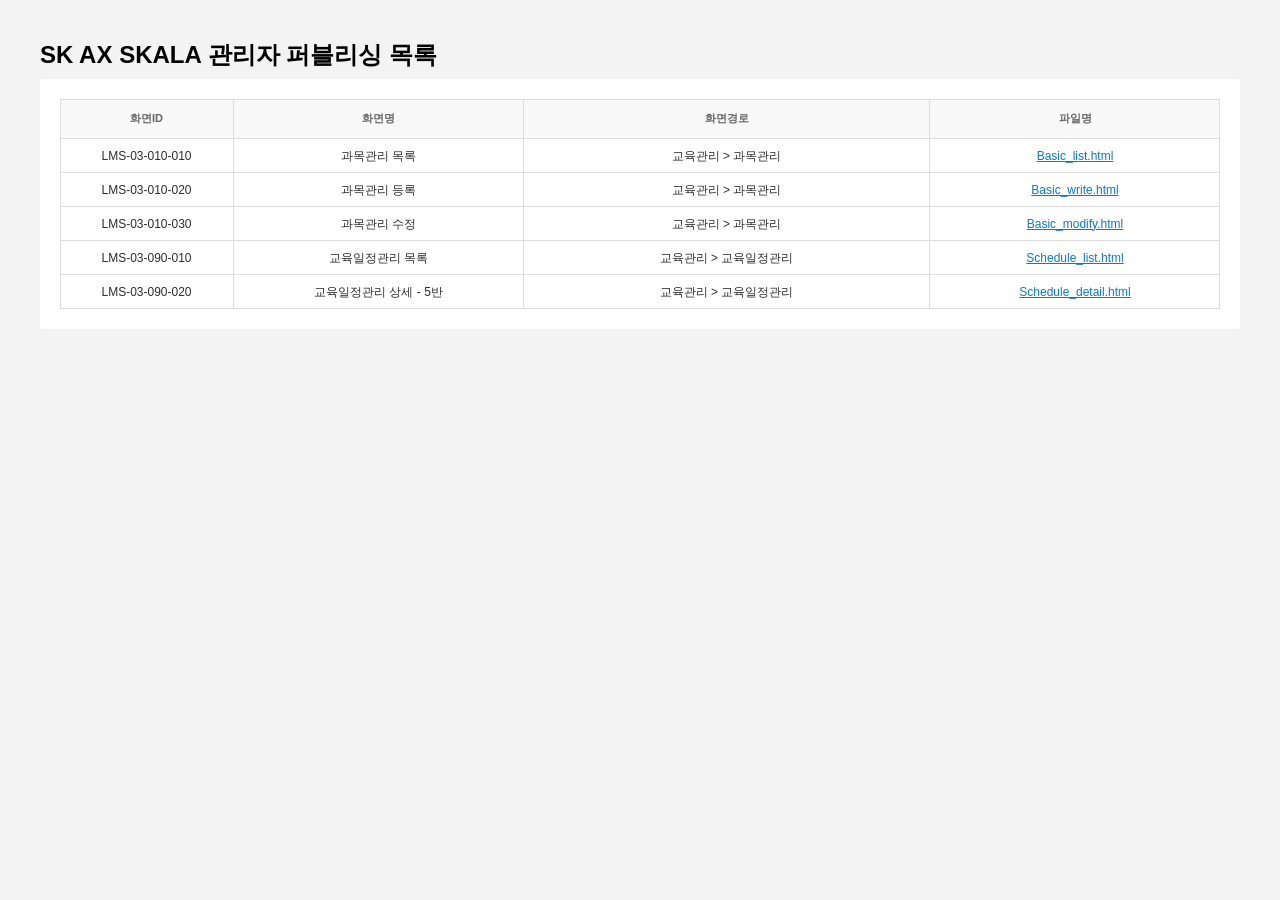
<file: index.html>
<!doctype html>
<html lang="ko">
<head>
  <meta charset="utf-8"><meta name="viewport" content="width=device-width, initial-scale=1">
  <title>SK AX SKALA 관리자 퍼블리싱 목록</title>
  <link rel="stylesheet" href="css/reset.css"><link rel="stylesheet" href="css/style.css">
  <style>
    .index-page { min-width:1280px; padding:40px; background:#f3f3f3; }
    .index-page h1 { color:var(--black); font-size:24px; font-weight:600; line-height:29px; }
    .index-panel { margin-top:10px; padding:20px; border-radius:4px; background:#fff; }
    .index-panel table td a { color:var(--blue); text-decoration:underline; }
    .index-panel table td a:hover { font-weight:600; }
  </style>
</head>
<body class="index-page">
  <h1>SK AX SKALA 관리자 퍼블리싱 목록</h1>
  <section class="index-panel">
    <div class="table-wrap">
      <table>
        <caption class="sr-only">퍼블리싱 화면 목록</caption>
        <colgroup><col style="width:15%"><col style="width:25%"><col style="width:35%"><col style="width:25%"></colgroup>
        <thead><tr><th>화면ID</th><th>화면명</th><th>화면경로</th><th>파일명</th></tr></thead>
        <tbody>
          <tr><td>LMS-03-010-010</td><td>과목관리 목록</td><td>교육관리 &gt; 과목관리</td><td><a href="Basic_list.html">Basic_list.html</a></td></tr>
          <tr><td>LMS-03-010-020</td><td>과목관리 등록</td><td>교육관리 &gt; 과목관리</td><td><a href="Basic_write.html">Basic_write.html</a></td></tr>
          <tr><td>LMS-03-010-030</td><td>과목관리 수정</td><td>교육관리 &gt; 과목관리</td><td><a href="Basic_modify.html">Basic_modify.html</a></td></tr>
          <tr><td>LMS-03-090-010</td><td>교육일정관리 목록</td><td>교육관리 &gt; 교육일정관리</td><td><a href="Schedule_list.html">Schedule_list.html</a></td></tr>
          <tr><td>LMS-03-090-020</td><td>교육일정관리 상세 - 5반</td><td>교육관리 &gt; 교육일정관리</td><td><a href="Schedule_detail.html">Schedule_detail.html</a></td></tr>
        </tbody>
      </table>
    </div>
  </section>
</body>
</html>
</file>
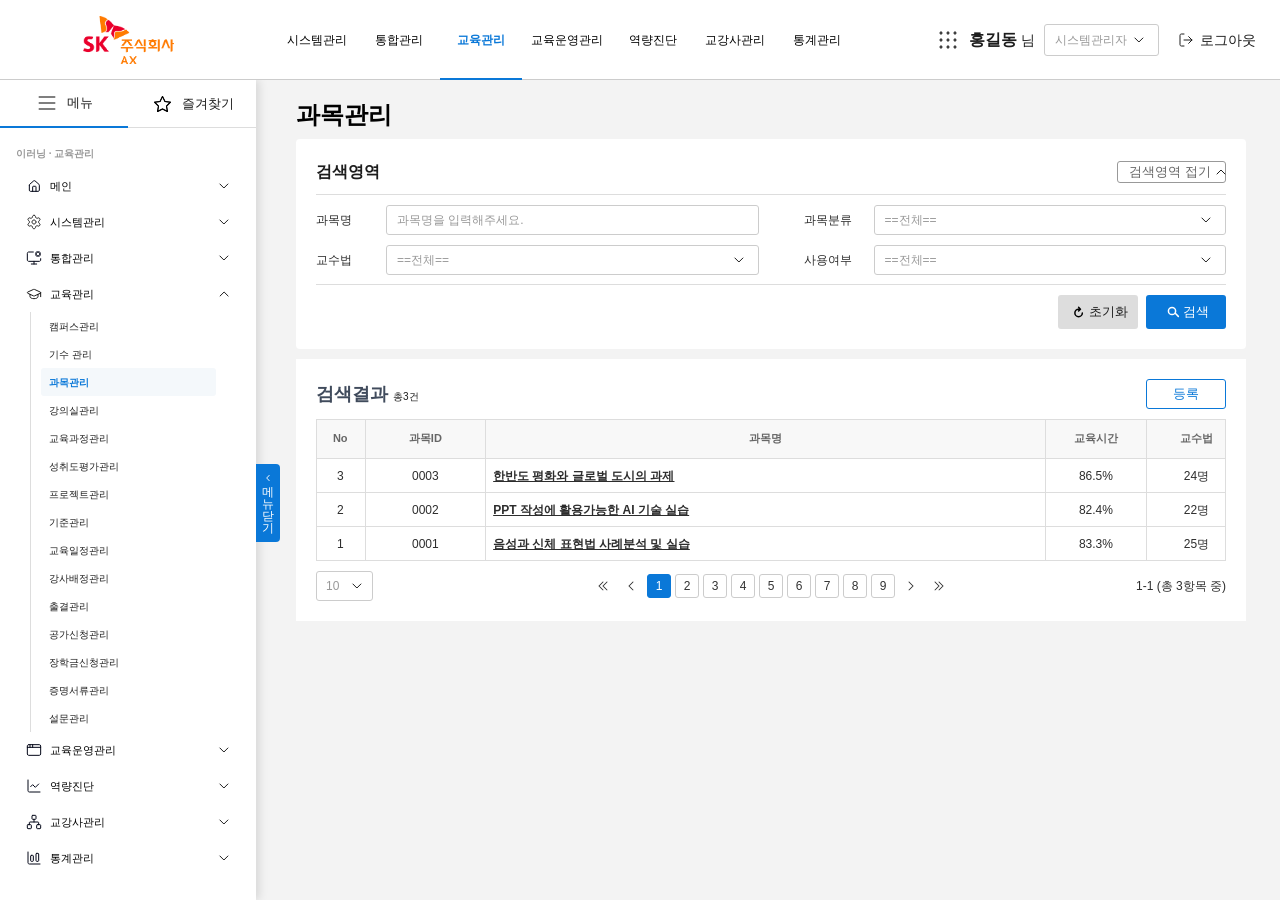
<file: Basic_list.html>
<!doctype html>
<html lang="ko">
<head>
  <meta charset="utf-8"><meta name="viewport" content="width=device-width, initial-scale=1">
  <title>SKALA 관리자 | 과목관리</title>
  <link rel="stylesheet" href="css/reset.css"><link rel="stylesheet" href="css/style.css"><script src="js/common.js" defer></script><script src="js/include.js" defer></script>
</head>
<body data-gnb="교육관리" data-lnb-menu="교육관리" data-lnb="과목관리">
<svg class="svg-sprite" aria-hidden="true"><defs>
  <symbol id="menu" viewBox="0 0 24 24"><path d="M4 6h16M4 12h16M4 18h16"/></symbol>
  <symbol id="star" viewBox="0 0 24 24"><path d="m12 3 2.8 5.7 6.2.9-4.5 4.4 1.1 6.2-5.6-2.9-5.6 2.9 1.1-6.2L3 9.6l6.2-.9L12 3Z"/></symbol>
  <symbol id="star-fill" viewBox="0 0 24 24"><path d="m12 3 2.8 5.7 6.2.9-4.5 4.4 1.1 6.2-5.6-2.9-5.6 2.9 1.1-6.2L3 9.6l6.2-.9L12 3Z"/></symbol>
  <symbol id="close" viewBox="0 0 24 24"><path d="m7 7 10 10M17 7 7 17"/></symbol>
  <symbol id="home" viewBox="0 0 24 24"><path d="m4 10 8-7 8 7v10h-6v-6h-4v6H4V10Z"/></symbol>
  <symbol id="settings" viewBox="0 0 24 24"><circle cx="12" cy="12" r="3"/><path d="M19 13.5 21 15l-2 3.5-2.4-1a8 8 0 0 1-2.6 1.5L13.6 22H10l-.5-3a8 8 0 0 1-2.3-1.4l-2.5.9-2-3.5L5 13.5a8 8 0 0 1 0-3L2.7 9l2-3.5 2.5.9A8 8 0 0 1 9.5 5l.5-3h3.6l.5 3a8 8 0 0 1 2.5 1.5l2.4-1L21 9l-2 1.5a8 8 0 0 1 0 3Z"/></symbol>
  <symbol id="monitor" viewBox="0 0 24 24"><rect x="3" y="4" width="18" height="13" rx="1"/><path d="M8 21h8M12 17v4"/></symbol>
  <symbol id="graduate" viewBox="0 0 24 24"><path d="m2 9 10-5 10 5-10 5L2 9Z"/><path d="M6 11.5V16c3 3 9 3 12 0v-4.5M22 9v6"/></symbol>
  <symbol id="calendar" viewBox="0 0 24 24"><rect x="3" y="5" width="18" height="16" rx="1"/><path d="M7 3v4M17 3v4M3 9h18"/></symbol>
  <symbol id="trend" viewBox="0 0 24 24"><path d="M4 20V4M4 20h17M7 15l4-4 3 3 6-7"/></symbol>
  <symbol id="org" viewBox="0 0 24 24"><rect x="9" y="3" width="6" height="5" rx="1"/><rect x="2" y="16" width="6" height="5" rx="1"/><rect x="16" y="16" width="6" height="5" rx="1"/><path d="M12 8v4M5 16v-4h14v4"/></symbol>
  <symbol id="chart" viewBox="0 0 24 24"><path d="M4 4v16h17"/><rect x="7" y="12" width="3" height="5"/><rect x="13" y="8" width="3" height="9"/><rect x="19" y="5" width="2" height="12"/></symbol>
  <symbol id="grid" viewBox="0 0 24 24"><circle cx="5" cy="5" r="1"/><circle cx="12" cy="5" r="1"/><circle cx="19" cy="5" r="1"/><circle cx="5" cy="12" r="1"/><circle cx="12" cy="12" r="1"/><circle cx="19" cy="12" r="1"/><circle cx="5" cy="19" r="1"/><circle cx="12" cy="19" r="1"/><circle cx="19" cy="19" r="1"/></symbol>
  <symbol id="logout" viewBox="0 0 24 24"><path d="M10 5H4v14h6M14 8l4 4-4 4M8 12h10"/></symbol>
  <symbol id="search" viewBox="0 0 24 24"><circle cx="10.5" cy="10.5" r="6"/><path d="m15 15 5 5"/></symbol>
  <symbol id="reset" viewBox="0 0 24 24"><path d="M5 8V3M5 3h5M5 3l3.2 3.2A8 8 0 1 1 4 13"/></symbol>
  <symbol id="chevron" viewBox="0 0 24 24"><path d="m6 9 6 6 6-6"/></symbol>
  <symbol id="chevron-up" viewBox="0 0 24 24"><path d="m6 15 6-6 6 6"/></symbol>
</defs></svg>
<div class="admin-page">
  <!-- GNB 영역 (include/header.html) -->
  <div data-include="include/header.html"></div>
  <!-- LNB 슬라이드 영역 (include/sidebar.html) -->
  <div data-include="include/sidebar.html"></div>
  <!-- 컨텐츠 영역 -->
  <main class="content">
    <h1>과목관리</h1>
    <section class="search-panel">
      <div class="section-heading"><h2>검색영역</h2><button type="button" class="fold-button"><span class="fold-label">검색영역 접기</span><img src="images/icons/chevron-up.svg" alt=""></button></div>
      <div class="search-fields"><div class="field-row"><label for="courseName">과목명</label><input id="courseName" type="text" placeholder="과목명을 입력해주세요."></div><div class="field-row field-row--right"><label for="courseCategory">과목분류</label><select id="courseCategory"><option>==전체==</option></select></div><div class="field-row"><label for="method">교수법</label><select id="method"><option>==전체==</option></select></div><div class="field-row field-row--right"><label for="useYn">사용여부</label><select id="useYn"><option>==전체==</option><option>Y</option><option>N</option></select></div></div>
      <div class="search-actions"><button type="reset" class="btn btn--gray"><img src="images/icons/reset.svg" alt="">초기화</button><button type="button" class="btn btn--primary"><img src="images/icons/search.svg" alt="">검색</button></div>
    </section>
    <section class="result-panel">
      <div class="result-top"><h2>검색결과 <span>총3건</span></h2><button type="button" class="btn btn--outline">등록</button></div>
      <div class="table-wrap"><div class="table-scroll"><table class="table--basic"><caption class="sr-only">과목관리 검색결과</caption><colgroup><col><col><col><col><col><col><col><col><col><col></colgroup><thead><tr><th>No</th><th>과목ID</th><th>과목명</th><th>교육시간</th><th>교수법</th><th>등록자</th><th>등록일</th><th>최종수정자</th><th>최종수정일</th><th>사용여부</th></tr></thead><tbody>
        <tr><td>3</td><td>0003</td><td class="subject">한반도 평화와 글로벌 도시의 과제</td><td>86.5%</td><td>24명</td><td>2명</td><td>0000-00-00</td><td>홍길동</td><td>0000-00-00</td><td>Y</td></tr>
        <tr><td>2</td><td>0002</td><td class="subject">PPT 작성에 활용가능한 AI 기술 실습</td><td>82.4%</td><td>22명</td><td>1명</td><td>0000-00-00</td><td>홍길동</td><td>0000-00-00</td><td>N</td></tr>
        <tr><td>1</td><td>0001</td><td class="subject">음성과 신체 표현법 사례분석 및 실습</td><td>83.3%</td><td>25명</td><td>1명</td><td>0000-00-00</td><td>홍길동</td><td>0000-00-00</td><td>Y</td></tr>
      </tbody></table></div></div>
      <div class="table-bottom"><select aria-label="페이지당 항목 수"><option>10</option></select><nav class="pagination" aria-label="페이지 이동"><button aria-label="처음 페이지"><img src="images/icons/page-first.svg" alt=""></button><button aria-label="이전 페이지"><img src="images/icons/page-prev.svg" alt=""></button><button class="is-active">1</button><button>2</button><button>3</button><button>4</button><button>5</button><button>6</button><button>7</button><button>8</button><button>9</button><button aria-label="다음 페이지"><img src="images/icons/page-next.svg" alt=""></button><button aria-label="마지막 페이지"><img src="images/icons/page-last.svg" alt=""></button></nav><span>1-1 (총 3항목 중)</span></div>
    </section>
  </main>
</div>
<!-- 전체메뉴 레이어팝업 영역 (include/all-menu.html) -->
<div data-include="include/all-menu.html"></div>
</body></html>
</file>
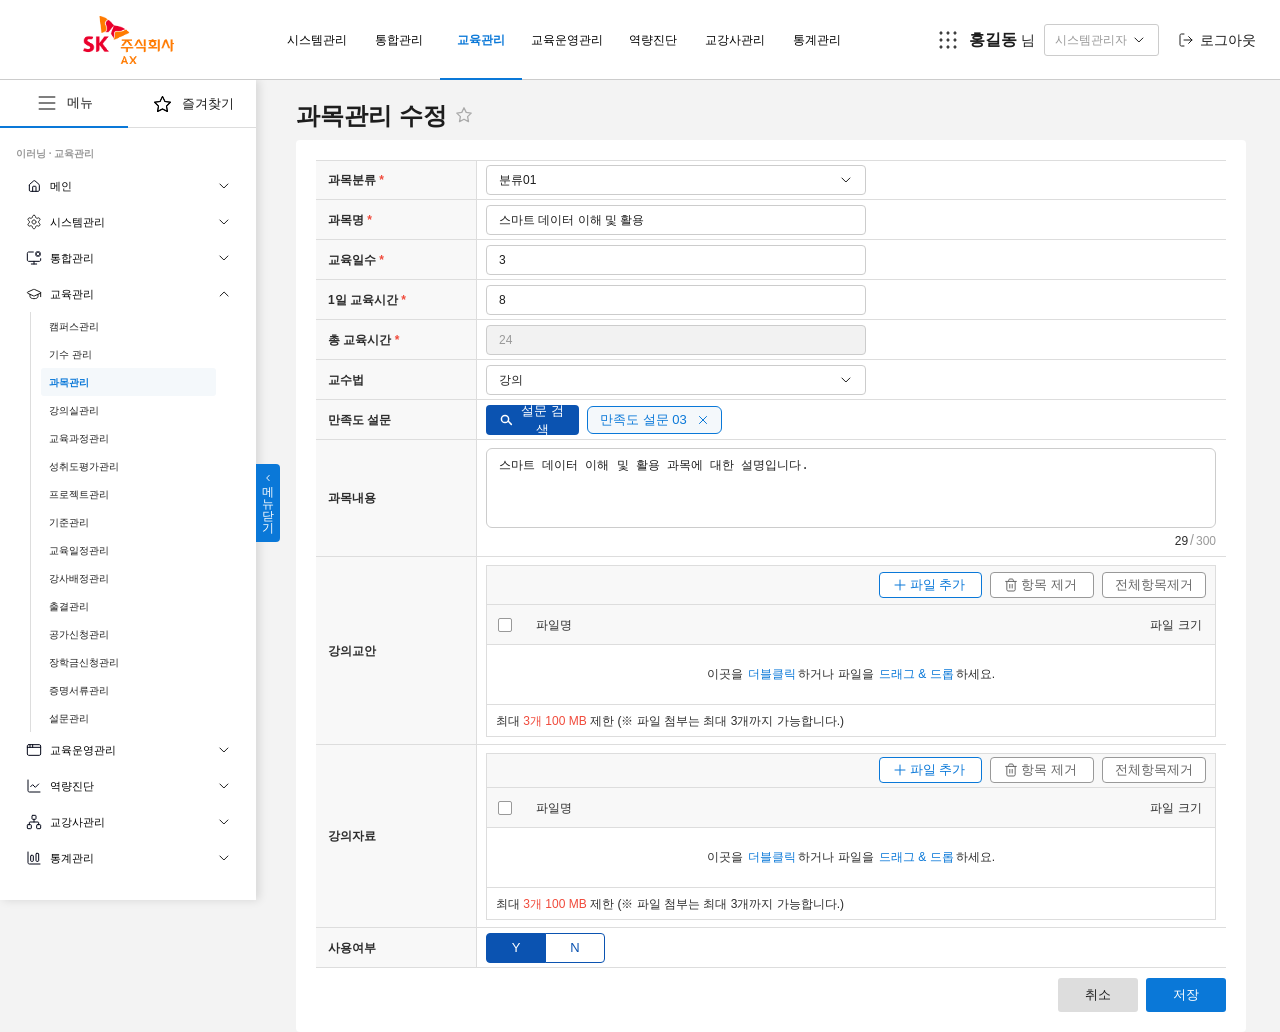
<file: Basic_modify.html>
<!doctype html>
<html lang="ko">
<head>
  <meta charset="utf-8"><meta name="viewport" content="width=device-width, initial-scale=1">
  <title>SKALA 관리자 | 과목관리 수정</title>
  <link rel="stylesheet" href="css/reset.css"><link rel="stylesheet" href="css/style.css"><script src="js/common.js" defer></script><script src="js/include.js" defer></script><script src="js/write.js" defer></script>
</head>
<body data-gnb="교육관리" data-lnb-menu="교육관리" data-lnb="과목관리">
<div class="admin-page">
  <!-- GNB 영역 (include/header.html) -->
  <div data-include="include/header.html"></div>
  <!-- LNB 슬라이드 영역 (include/sidebar.html) -->
  <div data-include="include/sidebar.html"></div>
  <!-- 컨텐츠 영역 -->
  <main class="content">
    <div class="page-title"><h1>과목관리 수정</h1><button type="button" class="bookmark-toggle" aria-label="즐겨찾기 추가"><img src="images/icons/star-title.svg" alt=""></button></div>
    <section class="write-panel">
      <div class="table-wrap write-table">
        <table>
          <caption class="sr-only">과목관리 수정</caption>
          <colgroup><col style="width:160px"><col></colgroup>
          <tbody>
          <tr class="row-r"><th scope="row">과목분류 <span class="req">*</span></th><td><select class="ctl is-selected" id="courseCategory"><option>분류01</option></select></td></tr>
          <tr class="row-r"><th scope="row">과목명 <span class="req">*</span></th><td><input class="ctl" id="courseName" type="text" placeholder="과목명을 입력해주세요." value="스마트 데이터 이해 및 활용"></td></tr>
          <tr class="row-r"><th scope="row">교육일수 <span class="req">*</span></th><td><input class="ctl" id="eduDays" type="text" inputmode="numeric" placeholder="교육일을 입력해주세요." value="3"></td></tr>
          <tr class="row-r"><th scope="row">1일 교육시간 <span class="req">*</span></th><td><input class="ctl" id="dayHours" type="text" inputmode="numeric" placeholder="1일 교육시간을 입력해주세요." value="8"></td></tr>
          <tr class="row-r"><th scope="row">총 교육시간 <span class="req">*</span></th><td><input class="ctl" id="totalHours" type="text" disabled placeholder="교육일수 X 1일 교육시간으로 자동 계산됩니다." value="24"></td></tr>
          <tr class="row-r"><th scope="row">교수법</th><td><select class="ctl is-selected" id="method"><option>강의</option></select></td></tr>
          <tr class="row-r"><th scope="row">만족도 설문</th><td><div class="survey-field"><button type="button" class="btn-survey"><img src="images/icons/search.svg" alt="">설문 검색</button><span class="badge"><span>만족도 설문 03</span><button type="button" class="badge__remove" aria-label="만족도 설문 03 삭제"><img src="images/icons/badge-close.svg" alt=""></button></span></div></td></tr>
          <tr class="row-tall"><th scope="row">과목내용</th><td><div class="textarea-box"><textarea id="courseDesc" maxlength="300" placeholder="과목내용을 입력해주세요.">스마트 데이터 이해 및 활용 과목에 대한 설명입니다.</textarea><p class="counter"><span id="descCount">0</span><i>/</i><span>300</span></p></div></td></tr>
          <tr class="row-file1"><th scope="row">강의교안</th><td><div class="file-box" data-max="3">
            <input class="file-input" type="file" multiple hidden>
            <div class="file-tools "><button type="button" class="btn-sm btn-sm--blue" data-file-add><img src="images/icons/icon-plus.svg" alt="">파일 추가</button><button type="button" class="btn-sm btn-sm--gray" data-file-remove><img src="images/icons/icon-trash.svg" alt="">항목 제거</button><button type="button" class="btn-sm btn-sm--gray" data-file-clear>전체항목제거</button></div>
            <div class="file-head"><label class="chk"><input type="checkbox" data-file-all aria-label="전체 선택"></label><span class="file-name">파일명</span><span class="file-size">파일 크기</span></div>
            <div class="file-list"></div>
            <div class="file-drop" tabindex="0"><p>이곳을 <em>더블클릭</em>하거나 파일을 <em>드래그 &amp; 드롭</em>하세요.</p></div>
            <div class="file-note"><span>최대 <em>3개 100 MB</em> 제한 (※ 파일 첨부는 최대 3개까지 가능합니다.)</span></div>
          </div></td></tr>
          <tr class="row-file2"><th scope="row">강의자료</th><td><div class="file-box" data-max="3">
            <input class="file-input" type="file" multiple hidden>
            <div class="file-tools is-short"><button type="button" class="btn-sm btn-sm--blue" data-file-add><img src="images/icons/icon-plus.svg" alt="">파일 추가</button><button type="button" class="btn-sm btn-sm--gray" data-file-remove><img src="images/icons/icon-trash.svg" alt="">항목 제거</button><button type="button" class="btn-sm btn-sm--gray" data-file-clear>전체항목제거</button></div>
            <div class="file-head"><label class="chk"><input type="checkbox" data-file-all aria-label="전체 선택"></label><span class="file-name">파일명</span><span class="file-size">파일 크기</span></div>
            <div class="file-list"></div>
            <div class="file-drop" tabindex="0"><p>이곳을 <em>더블클릭</em>하거나 파일을 <em>드래그 &amp; 드롭</em>하세요.</p></div>
            <div class="file-note"><span>최대 <em>3개 100 MB</em> 제한 (※ 파일 첨부는 최대 3개까지 가능합니다.)</span></div>
          </div></td></tr>
          <tr class="row-r"><th scope="row">사용여부</th><td><div class="radio-group" role="radiogroup" aria-label="사용여부"><label class="is-checked"><input type="radio" name="useYn" value="Y" checked>Y</label><label><input type="radio" name="useYn" value="N">N</label></div></td></tr>
          </tbody>
        </table>
      </div>
      <div class="write-actions"><button type="button" class="btn btn--gray">취소</button><button type="button" class="btn btn--primary">저장</button></div>
    </section>
  </main>
</div>
<!-- 전체메뉴 레이어팝업 영역 (include/all-menu.html) -->
<div data-include="include/all-menu.html"></div>
</body></html>
</file>
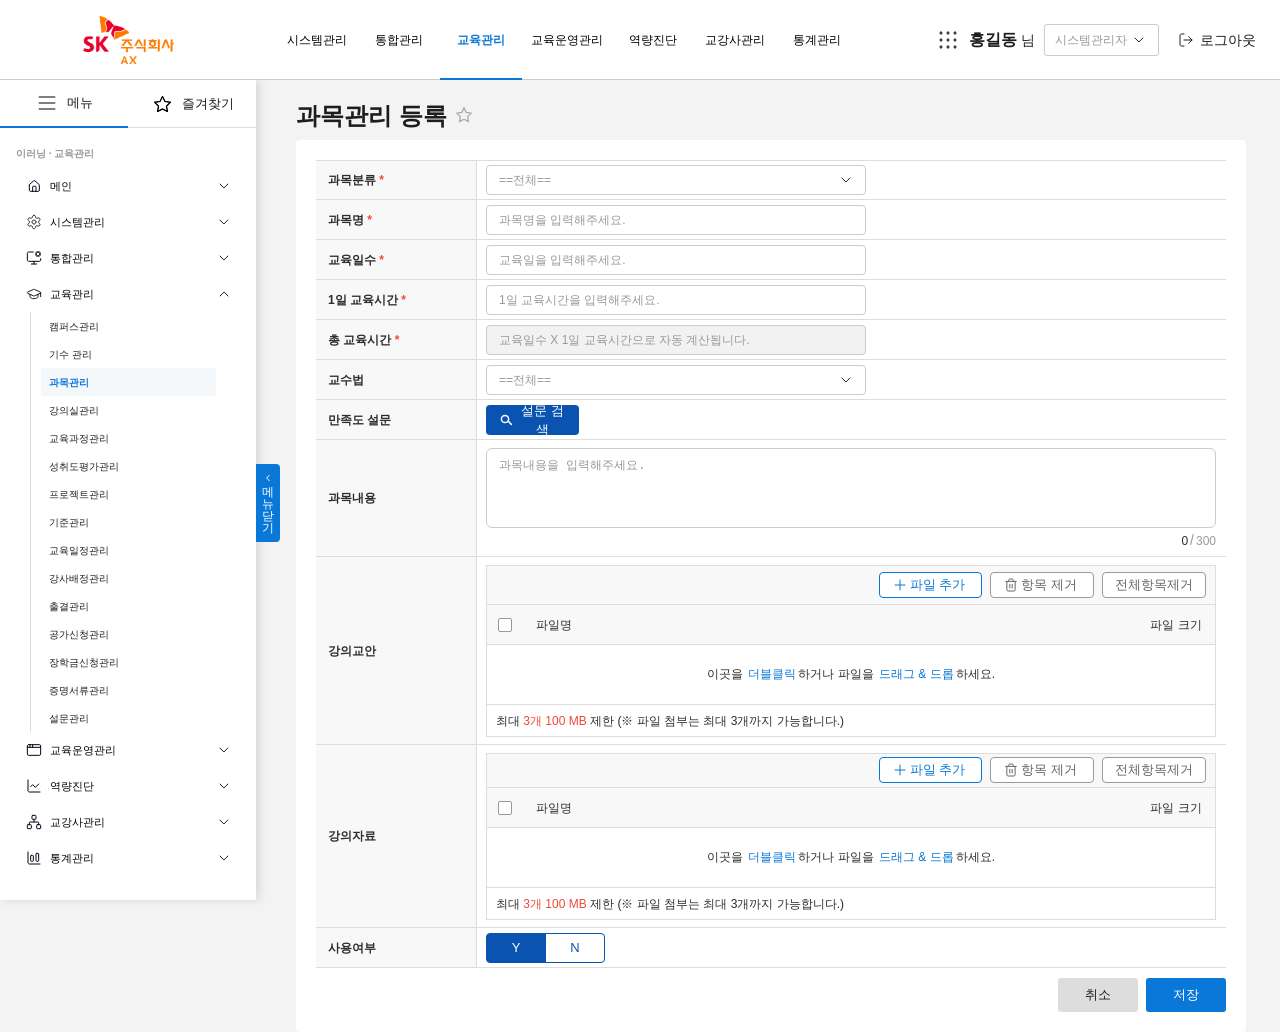
<file: Basic_write.html>
<!doctype html>
<html lang="ko">
<head>
  <meta charset="utf-8"><meta name="viewport" content="width=device-width, initial-scale=1">
  <title>SKALA 관리자 | 과목관리 등록</title>
  <link rel="stylesheet" href="css/reset.css"><link rel="stylesheet" href="css/style.css"><script src="js/common.js" defer></script><script src="js/include.js" defer></script><script src="js/write.js" defer></script>
</head>
<body data-gnb="교육관리" data-lnb-menu="교육관리" data-lnb="과목관리">
<div class="admin-page">
  <!-- GNB 영역 (include/header.html) -->
  <div data-include="include/header.html"></div>
  <!-- LNB 슬라이드 영역 (include/sidebar.html) -->
  <div data-include="include/sidebar.html"></div>
  <!-- 컨텐츠 영역 -->
  <main class="content">
    <div class="page-title"><h1>과목관리 등록</h1><button type="button" class="bookmark-toggle" aria-label="즐겨찾기 추가"><img src="images/icons/star-title.svg" alt=""></button></div>
    <section class="write-panel">
      <div class="table-wrap write-table">
        <table>
          <caption class="sr-only">과목관리 등록</caption>
          <colgroup><col style="width:160px"><col></colgroup>
          <tbody>
          <tr class="row-r"><th scope="row">과목분류 <span class="req">*</span></th><td><select class="ctl" id="courseCategory"><option>==전체==</option></select></td></tr>
          <tr class="row-r"><th scope="row">과목명 <span class="req">*</span></th><td><input class="ctl" id="courseName" type="text" placeholder="과목명을 입력해주세요."></td></tr>
          <tr class="row-r"><th scope="row">교육일수 <span class="req">*</span></th><td><input class="ctl" id="eduDays" type="text" inputmode="numeric" placeholder="교육일을 입력해주세요."></td></tr>
          <tr class="row-r"><th scope="row">1일 교육시간 <span class="req">*</span></th><td><input class="ctl" id="dayHours" type="text" inputmode="numeric" placeholder="1일 교육시간을 입력해주세요."></td></tr>
          <tr class="row-r"><th scope="row">총 교육시간 <span class="req">*</span></th><td><input class="ctl" id="totalHours" type="text" disabled placeholder="교육일수 X 1일 교육시간으로 자동 계산됩니다."></td></tr>
          <tr class="row-r"><th scope="row">교수법</th><td><select class="ctl" id="method"><option>==전체==</option></select></td></tr>
          <tr class="row-r"><th scope="row">만족도 설문</th><td><button type="button" class="btn-survey"><img src="images/icons/search.svg" alt="">설문 검색</button></td></tr>
          <tr class="row-tall"><th scope="row">과목내용</th><td><div class="textarea-box"><textarea id="courseDesc" maxlength="300" placeholder="과목내용을 입력해주세요."></textarea><p class="counter"><span id="descCount">0</span><i>/</i><span>300</span></p></div></td></tr>
          <tr class="row-file1"><th scope="row">강의교안</th><td><div class="file-box" data-max="3">
            <input class="file-input" type="file" multiple hidden>
            <div class="file-tools "><button type="button" class="btn-sm btn-sm--blue" data-file-add><img src="images/icons/icon-plus.svg" alt="">파일 추가</button><button type="button" class="btn-sm btn-sm--gray" data-file-remove><img src="images/icons/icon-trash.svg" alt="">항목 제거</button><button type="button" class="btn-sm btn-sm--gray" data-file-clear>전체항목제거</button></div>
            <div class="file-head"><label class="chk"><input type="checkbox" data-file-all aria-label="전체 선택"></label><span class="file-name">파일명</span><span class="file-size">파일 크기</span></div>
            <div class="file-list"></div>
            <div class="file-drop" tabindex="0"><p>이곳을 <em>더블클릭</em>하거나 파일을 <em>드래그 &amp; 드롭</em>하세요.</p></div>
            <div class="file-note"><span>최대 <em>3개 100 MB</em> 제한 (※ 파일 첨부는 최대 3개까지 가능합니다.)</span></div>
          </div></td></tr>
          <tr class="row-file2"><th scope="row">강의자료</th><td><div class="file-box" data-max="3">
            <input class="file-input" type="file" multiple hidden>
            <div class="file-tools is-short"><button type="button" class="btn-sm btn-sm--blue" data-file-add><img src="images/icons/icon-plus.svg" alt="">파일 추가</button><button type="button" class="btn-sm btn-sm--gray" data-file-remove><img src="images/icons/icon-trash.svg" alt="">항목 제거</button><button type="button" class="btn-sm btn-sm--gray" data-file-clear>전체항목제거</button></div>
            <div class="file-head"><label class="chk"><input type="checkbox" data-file-all aria-label="전체 선택"></label><span class="file-name">파일명</span><span class="file-size">파일 크기</span></div>
            <div class="file-list"></div>
            <div class="file-drop" tabindex="0"><p>이곳을 <em>더블클릭</em>하거나 파일을 <em>드래그 &amp; 드롭</em>하세요.</p></div>
            <div class="file-note"><span>최대 <em>3개 100 MB</em> 제한 (※ 파일 첨부는 최대 3개까지 가능합니다.)</span></div>
          </div></td></tr>
          <tr class="row-r"><th scope="row">사용여부</th><td><div class="radio-group" role="radiogroup" aria-label="사용여부"><label class="is-checked"><input type="radio" name="useYn" value="Y" checked>Y</label><label><input type="radio" name="useYn" value="N">N</label></div></td></tr>
          </tbody>
        </table>
      </div>
      <div class="write-actions"><button type="button" class="btn btn--gray">취소</button><button type="button" class="btn btn--primary">저장</button></div>
    </section>
  </main>
</div>
<!-- 전체메뉴 레이어팝업 영역 (include/all-menu.html) -->
<div data-include="include/all-menu.html"></div>
</body></html>
</file>
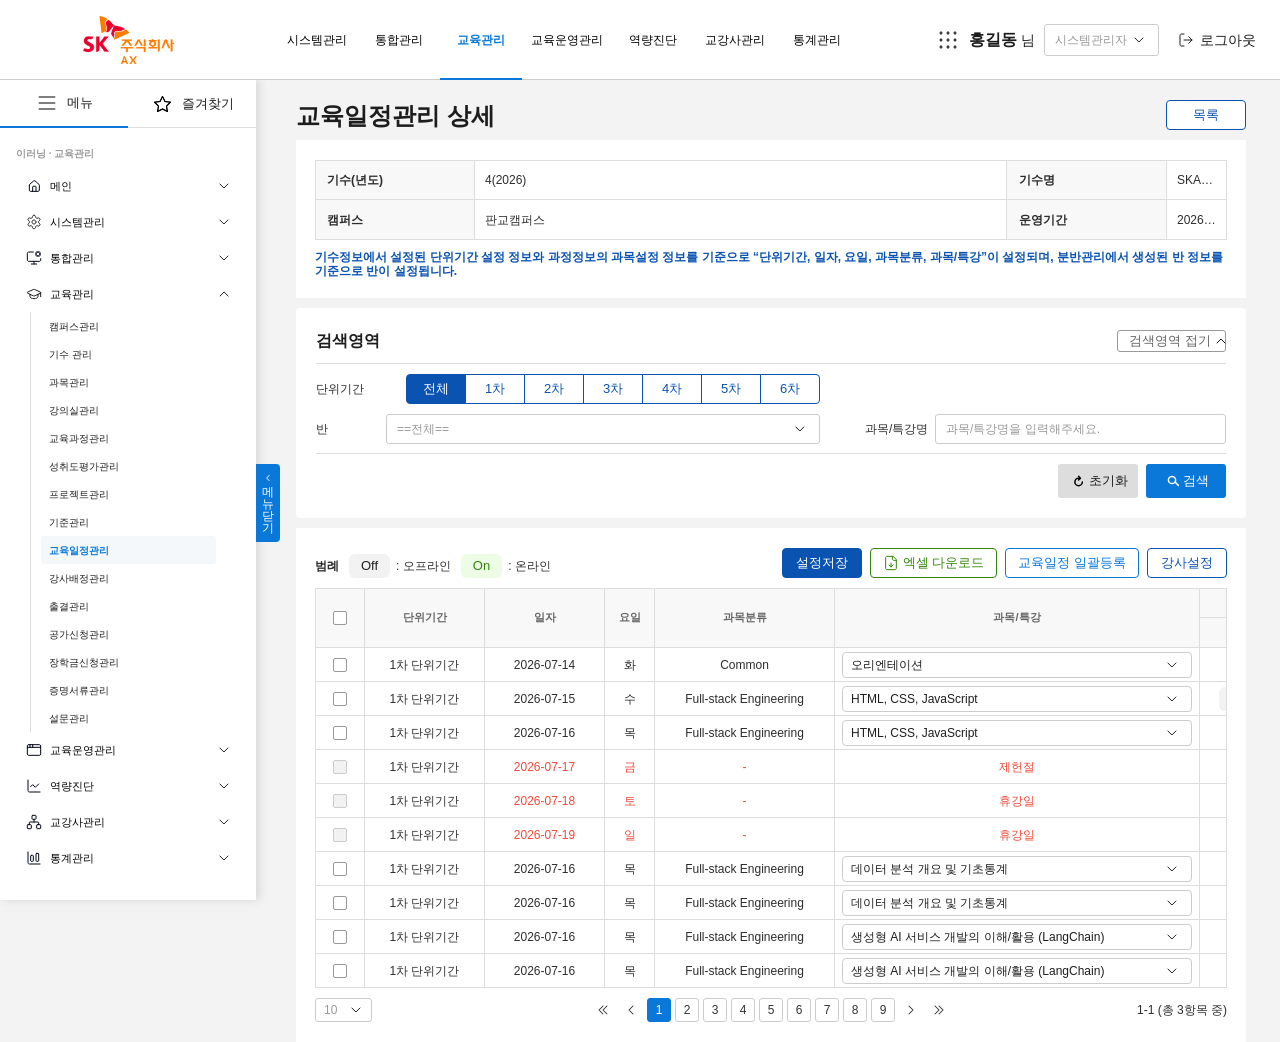
<file: Schedule_detail.html>
<!doctype html>
<html lang="ko">
<head>
  <meta charset="utf-8"><meta name="viewport" content="width=device-width, initial-scale=1">
  <title>SKALA 관리자 | 교육일정관리 상세</title>
  <link rel="stylesheet" href="css/reset.css"><link rel="stylesheet" href="css/style.css"><script src="js/common.js" defer></script><script src="js/include.js" defer></script><script src="js/schedule.js" defer></script>
</head>
<body data-gnb="교육관리" data-lnb-menu="교육관리" data-lnb="교육일정관리">
<svg class="svg-sprite" aria-hidden="true"><defs>
  <symbol id="menu" viewBox="0 0 24 24"><path d="M4 6h16M4 12h16M4 18h16"/></symbol>
  <symbol id="star" viewBox="0 0 24 24"><path d="m12 3 2.8 5.7 6.2.9-4.5 4.4 1.1 6.2-5.6-2.9-5.6 2.9 1.1-6.2L3 9.6l6.2-.9L12 3Z"/></symbol>
  <symbol id="star-fill" viewBox="0 0 24 24"><path d="m12 3 2.8 5.7 6.2.9-4.5 4.4 1.1 6.2-5.6-2.9-5.6 2.9 1.1-6.2L3 9.6l6.2-.9L12 3Z"/></symbol>
  <symbol id="close" viewBox="0 0 24 24"><path d="m7 7 10 10M17 7 7 17"/></symbol>
  <symbol id="home" viewBox="0 0 24 24"><path d="m4 10 8-7 8 7v10h-6v-6h-4v6H4V10Z"/></symbol>
  <symbol id="settings" viewBox="0 0 24 24"><circle cx="12" cy="12" r="3"/><path d="M19 13.5 21 15l-2 3.5-2.4-1a8 8 0 0 1-2.6 1.5L13.6 22H10l-.5-3a8 8 0 0 1-2.3-1.4l-2.5.9-2-3.5L5 13.5a8 8 0 0 1 0-3L2.7 9l2-3.5 2.5.9A8 8 0 0 1 9.5 5l.5-3h3.6l.5 3a8 8 0 0 1 2.5 1.5l2.4-1L21 9l-2 1.5a8 8 0 0 1 0 3Z"/></symbol>
  <symbol id="monitor" viewBox="0 0 24 24"><rect x="3" y="4" width="18" height="13" rx="1"/><path d="M8 21h8M12 17v4"/></symbol>
  <symbol id="graduate" viewBox="0 0 24 24"><path d="m2 9 10-5 10 5-10 5L2 9Z"/><path d="M6 11.5V16c3 3 9 3 12 0v-4.5M22 9v6"/></symbol>
  <symbol id="calendar" viewBox="0 0 24 24"><rect x="3" y="5" width="18" height="16" rx="1"/><path d="M7 3v4M17 3v4M3 9h18"/></symbol>
  <symbol id="trend" viewBox="0 0 24 24"><path d="M4 20V4M4 20h17M7 15l4-4 3 3 6-7"/></symbol>
  <symbol id="org" viewBox="0 0 24 24"><rect x="9" y="3" width="6" height="5" rx="1"/><rect x="2" y="16" width="6" height="5" rx="1"/><rect x="16" y="16" width="6" height="5" rx="1"/><path d="M12 8v4M5 16v-4h14v4"/></symbol>
  <symbol id="chart" viewBox="0 0 24 24"><path d="M4 4v16h17"/><rect x="7" y="12" width="3" height="5"/><rect x="13" y="8" width="3" height="9"/><rect x="19" y="5" width="2" height="12"/></symbol>
  <symbol id="grid" viewBox="0 0 24 24"><circle cx="5" cy="5" r="1"/><circle cx="12" cy="5" r="1"/><circle cx="19" cy="5" r="1"/><circle cx="5" cy="12" r="1"/><circle cx="12" cy="12" r="1"/><circle cx="19" cy="12" r="1"/><circle cx="5" cy="19" r="1"/><circle cx="12" cy="19" r="1"/><circle cx="19" cy="19" r="1"/></symbol>
  <symbol id="logout" viewBox="0 0 24 24"><path d="M10 5H4v14h6M14 8l4 4-4 4M8 12h10"/></symbol>
  <symbol id="search" viewBox="0 0 24 24"><circle cx="10.5" cy="10.5" r="6"/><path d="m15 15 5 5"/></symbol>
  <symbol id="reset" viewBox="0 0 24 24"><path d="M5 8V3M5 3h5M5 3l3.2 3.2A8 8 0 1 1 4 13"/></symbol>
  <symbol id="chevron" viewBox="0 0 24 24"><path d="m6 9 6 6 6-6"/></symbol>
  <symbol id="chevron-up" viewBox="0 0 24 24"><path d="m6 15 6-6 6 6"/></symbol>
</defs></svg>
<div class="admin-page">
  <!-- GNB 영역 (include/header.html) -->
  <div data-include="include/header.html"></div>
  <!-- LNB 슬라이드 영역 (include/sidebar.html) -->
  <div data-include="include/sidebar.html"></div>
  <!-- 컨텐츠 영역 -->
  <main class="content">
    <div class="page-title title-row"><h1>교육일정관리 상세</h1><a class="btn-line btn-line--navy" href="Schedule_list.html">목록</a></div>
    <section class="info-panel">
      <div class="table-wrap info-table">
        <table>
          <caption class="sr-only">기수 정보</caption>
          <colgroup><col style="width:160px"><col style="width:532px"><col style="width:160px"><col></colgroup>
          <tbody>
            <tr><th scope="row">기수(년도)</th><td>4(2026)</td><th scope="row">기수명</th><td>SKALA 2026년 4기 판교캠퍼스</td></tr>
            <tr><th scope="row">캠퍼스</th><td>판교캠퍼스</td><th scope="row">운영기간</th><td>2026-07-01 ~ 2026-12-18</td></tr>
          </tbody>
        </table>
      </div>
      <p class="info-note">기수정보에서 설정된 단위기간 설정 정보와 과정정보의 과목설정 정보를 기준으로 “단위기간, 일자, 요일, 과목분류, 과목/특강”이 설정되며, 분반관리에서 생성된 반 정보를 기준으로 반이 설정됩니다.</p>
    </section>
    <section class="search-panel">
      <div class="section-heading"><h2>검색영역</h2><button type="button" class="fold-button"><span class="fold-label">검색영역 접기</span><img src="images/icons/chevron-up.svg" alt=""></button></div>
      <div class="search-fields search-fields--detail">
        <div class="field-row field-row--tab"><label>단위기간</label><div class="radio-group radio-group--7" role="radiogroup" aria-label="단위기간"><label class="is-checked"><input type="radio" name="unitPeriod" value="" checked>전체</label><label><input type="radio" name="unitPeriod" value="1차">1차</label><label><input type="radio" name="unitPeriod" value="2차">2차</label><label><input type="radio" name="unitPeriod" value="3차">3차</label><label><input type="radio" name="unitPeriod" value="4차">4차</label><label><input type="radio" name="unitPeriod" value="5차">5차</label><label><input type="radio" name="unitPeriod" value="6차">6차</label></div></div>
        <div class="field-row"><label for="classNo">반</label><select id="classNo"><option>==전체==</option></select></div>
        <div class="field-row field-row--right field-row--r2"><label for="subjectName">과목/특강명</label><input id="subjectName" type="text" placeholder="과목/특강명을 입력해주세요."></div>
      </div>
      <div class="search-actions"><button type="reset" class="btn btn--gray"><img src="images/icons/reset.svg" alt="">초기화</button><button type="button" class="btn btn--primary"><img src="images/icons/search.svg" alt="">검색</button></div>
    </section>
    <section class="result-panel result-panel--detail">
      <div class="result-top result-top--detail">
        <div class="legend"><b>범례</b><span class="legend__item"><span class="tag tag--off">Off</span><span>: 오프라인</span></span><span class="legend__item"><span class="tag tag--on">On</span><span>: 온라인</span></span></div>
        <div class="top-btns"><button type="button" class="btn-line btn-line--fill">설정저장</button><button type="button" class="btn-line btn-line--green"><img src="images/icons/icon-file-down.svg" alt="">엑셀 다운로드</button><button type="button" class="btn-line btn-line--blue">교육일정 일괄등록</button><button type="button" class="btn-line btn-line--navy">강사설정</button></div>
      </div>
      <div class="table-wrap">
        <!-- 고정 영역(체크박스 ~ 과목/특강) + 가로 스크롤 영역(강사 1반 ~ 5반) -->
        <div class="split-table">
          <div class="split-table__fixed">
            <table class="table--detail table--fixed"><caption class="sr-only">교육일정 (고정 열)</caption><colgroup><col style="width:50px"><col style="width:120px"><col style="width:120px"><col style="width:50px"><col style="width:180px"><col style="width:365px"></colgroup><thead>
          <tr><th><label class="chk"><input type="checkbox" data-check-all aria-label="전체 선택"></label></th><th>단위기간</th><th>일자</th><th>요일</th><th>과목분류</th><th>과목/특강</th></tr>
        </thead><tbody>
          <tr><td><label class="chk"><input type="checkbox" aria-label="선택"></label></td><td>1차 단위기간</td><td>2026-07-14</td><td>화</td><td>Common</td><td><select class="sel26" aria-label="과목/특강 선택"><option selected>오리엔테이션</option><option>HTML, CSS, JavaScript</option><option>데이터 분석 개요 및 기초통계</option><option>생성형 AI 서비스 개발의 이해/활용 (LangChain)</option></select></td></tr>
          <tr><td><label class="chk"><input type="checkbox" aria-label="선택"></label></td><td>1차 단위기간</td><td>2026-07-15</td><td>수</td><td>Full-stack Engineering</td><td><select class="sel26" aria-label="과목/특강 선택"><option>오리엔테이션</option><option selected>HTML, CSS, JavaScript</option><option>데이터 분석 개요 및 기초통계</option><option>생성형 AI 서비스 개발의 이해/활용 (LangChain)</option></select></td></tr>
          <tr><td><label class="chk"><input type="checkbox" aria-label="선택"></label></td><td>1차 단위기간</td><td>2026-07-16</td><td>목</td><td>Full-stack Engineering</td><td><select class="sel26" aria-label="과목/특강 선택"><option>오리엔테이션</option><option selected>HTML, CSS, JavaScript</option><option>데이터 분석 개요 및 기초통계</option><option>생성형 AI 서비스 개발의 이해/활용 (LangChain)</option></select></td></tr>
          <tr><td><label class="chk"><input type="checkbox" aria-label="선택" disabled></label></td><td>1차 단위기간</td><td class="t-red">2026-07-17</td><td class="t-red">금</td><td class="t-red">-</td><td class="t-red">제헌절</td></tr>
          <tr><td><label class="chk"><input type="checkbox" aria-label="선택" disabled></label></td><td>1차 단위기간</td><td class="t-red">2026-07-18</td><td class="t-red">토</td><td class="t-red">-</td><td class="t-red">휴강일</td></tr>
          <tr><td><label class="chk"><input type="checkbox" aria-label="선택" disabled></label></td><td>1차 단위기간</td><td class="t-red">2026-07-19</td><td class="t-red">일</td><td class="t-red">-</td><td class="t-red">휴강일</td></tr>
          <tr><td><label class="chk"><input type="checkbox" aria-label="선택"></label></td><td>1차 단위기간</td><td>2026-07-16</td><td>목</td><td>Full-stack Engineering</td><td><select class="sel26" aria-label="과목/특강 선택"><option>오리엔테이션</option><option>HTML, CSS, JavaScript</option><option selected>데이터 분석 개요 및 기초통계</option><option>생성형 AI 서비스 개발의 이해/활용 (LangChain)</option></select></td></tr>
          <tr><td><label class="chk"><input type="checkbox" aria-label="선택"></label></td><td>1차 단위기간</td><td>2026-07-16</td><td>목</td><td>Full-stack Engineering</td><td><select class="sel26" aria-label="과목/특강 선택"><option>오리엔테이션</option><option>HTML, CSS, JavaScript</option><option selected>데이터 분석 개요 및 기초통계</option><option>생성형 AI 서비스 개발의 이해/활용 (LangChain)</option></select></td></tr>
          <tr><td><label class="chk"><input type="checkbox" aria-label="선택"></label></td><td>1차 단위기간</td><td>2026-07-16</td><td>목</td><td>Full-stack Engineering</td><td><select class="sel26" aria-label="과목/특강 선택"><option>오리엔테이션</option><option>HTML, CSS, JavaScript</option><option>데이터 분석 개요 및 기초통계</option><option selected>생성형 AI 서비스 개발의 이해/활용 (LangChain)</option></select></td></tr>
          <tr><td><label class="chk"><input type="checkbox" aria-label="선택"></label></td><td>1차 단위기간</td><td>2026-07-16</td><td>목</td><td>Full-stack Engineering</td><td><select class="sel26" aria-label="과목/특강 선택"><option>오리엔테이션</option><option>HTML, CSS, JavaScript</option><option>데이터 분석 개요 및 기초통계</option><option selected>생성형 AI 서비스 개발의 이해/활용 (LangChain)</option></select></td></tr>
          </tbody></table>
          </div>
          <div class="split-table__scroll table-scroll">
            <table class="table--detail table--teachers"><caption class="sr-only">교육일정 (강사)</caption><colgroup><col style="width:120px"><col style="width:120px"><col style="width:120px"><col style="width:120px"><col style="width:120px"></colgroup><thead>
          <tr><th colspan="5">강사</th></tr>
          <tr><th>1반</th><th>2반</th><th>3반</th><th>4반</th><th>5반</th></tr>
        </thead><tbody>
          <tr><td>-</td><td>-</td><td>-</td><td>-</td><td>-</td></tr>
          <tr><td><span class="teacher"><span class="tag tag--off">Off</span><b>홍길동</b></span></td><td><span class="teacher"><span class="tag tag--on">On</span><b>남강사</b></span></td><td><span class="teacher"><span class="tag tag--on">On</span><b>월강사</b></span></td><td><span class="teacher"><span class="tag tag--on">On</span><b>고강사</b></span></td><td><span class="teacher"><span class="tag tag--on">On</span><b>장강사</b></span></td></tr>
          <tr><td>-</td><td>-</td><td>-</td><td>-</td><td>-</td></tr>
          <tr><td>-</td><td>-</td><td>-</td><td>-</td><td>-</td></tr>
          <tr><td>-</td><td>-</td><td>-</td><td>-</td><td>-</td></tr>
          <tr><td>-</td><td>-</td><td>-</td><td>-</td><td>-</td></tr>
          <tr><td>-</td><td>-</td><td>-</td><td>-</td><td>-</td></tr>
          <tr><td>-</td><td>-</td><td>-</td><td>-</td><td>-</td></tr>
          <tr><td>-</td><td>-</td><td>-</td><td>-</td><td>-</td></tr>
          <tr><td>-</td><td>-</td><td>-</td><td>-</td><td>-</td></tr>
          </tbody></table>
          </div>
        </div>
      </div>
      <div class="table-bottom table-bottom--24"><select aria-label="페이지당 항목 수"><option>10</option></select><nav class="pagination" aria-label="페이지 이동"><button aria-label="처음 페이지"><img src="images/icons/page-first.svg" alt=""></button><button aria-label="이전 페이지"><img src="images/icons/page-prev.svg" alt=""></button><button class="is-active">1</button><button>2</button><button>3</button><button>4</button><button>5</button><button>6</button><button>7</button><button>8</button><button>9</button><button aria-label="다음 페이지"><img src="images/icons/page-next.svg" alt=""></button><button aria-label="마지막 페이지"><img src="images/icons/page-last.svg" alt=""></button></nav><span>1-1 (총 3항목 중)</span></div>
    </section>
  </main>
</div>
<!-- 전체메뉴 레이어팝업 영역 (include/all-menu.html) -->
<div data-include="include/all-menu.html"></div>
</body></html>
</file>
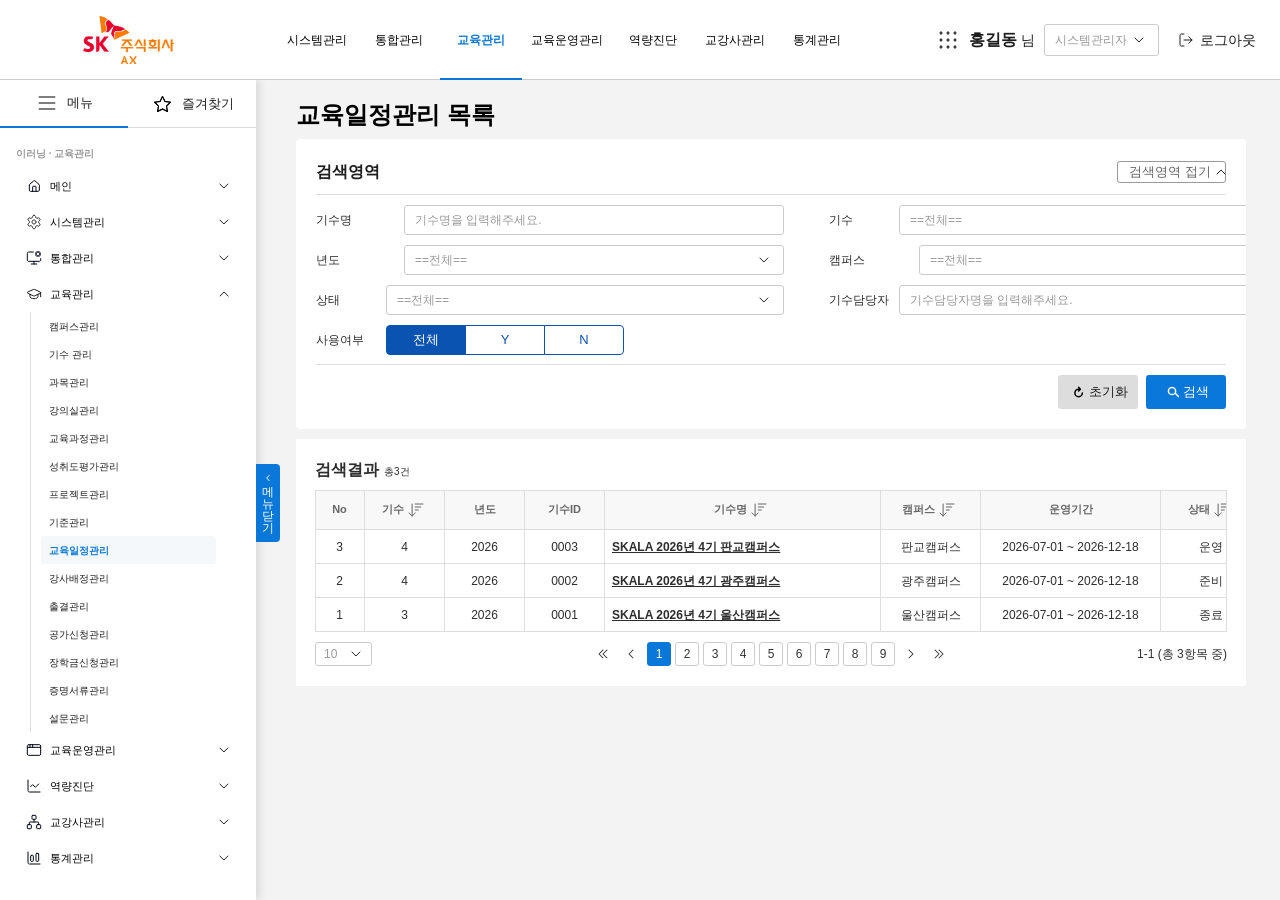
<file: Schedule_list.html>
<!doctype html>
<html lang="ko">
<head>
  <meta charset="utf-8"><meta name="viewport" content="width=device-width, initial-scale=1">
  <title>SKALA 관리자 | 교육일정관리 목록</title>
  <link rel="stylesheet" href="css/reset.css"><link rel="stylesheet" href="css/style.css"><script src="js/common.js" defer></script><script src="js/include.js" defer></script>
</head>
<body data-gnb="교육관리" data-lnb-menu="교육관리" data-lnb="교육일정관리">
<svg class="svg-sprite" aria-hidden="true"><defs>
  <symbol id="menu" viewBox="0 0 24 24"><path d="M4 6h16M4 12h16M4 18h16"/></symbol>
  <symbol id="star" viewBox="0 0 24 24"><path d="m12 3 2.8 5.7 6.2.9-4.5 4.4 1.1 6.2-5.6-2.9-5.6 2.9 1.1-6.2L3 9.6l6.2-.9L12 3Z"/></symbol>
  <symbol id="star-fill" viewBox="0 0 24 24"><path d="m12 3 2.8 5.7 6.2.9-4.5 4.4 1.1 6.2-5.6-2.9-5.6 2.9 1.1-6.2L3 9.6l6.2-.9L12 3Z"/></symbol>
  <symbol id="close" viewBox="0 0 24 24"><path d="m7 7 10 10M17 7 7 17"/></symbol>
  <symbol id="home" viewBox="0 0 24 24"><path d="m4 10 8-7 8 7v10h-6v-6h-4v6H4V10Z"/></symbol>
  <symbol id="settings" viewBox="0 0 24 24"><circle cx="12" cy="12" r="3"/><path d="M19 13.5 21 15l-2 3.5-2.4-1a8 8 0 0 1-2.6 1.5L13.6 22H10l-.5-3a8 8 0 0 1-2.3-1.4l-2.5.9-2-3.5L5 13.5a8 8 0 0 1 0-3L2.7 9l2-3.5 2.5.9A8 8 0 0 1 9.5 5l.5-3h3.6l.5 3a8 8 0 0 1 2.5 1.5l2.4-1L21 9l-2 1.5a8 8 0 0 1 0 3Z"/></symbol>
  <symbol id="monitor" viewBox="0 0 24 24"><rect x="3" y="4" width="18" height="13" rx="1"/><path d="M8 21h8M12 17v4"/></symbol>
  <symbol id="graduate" viewBox="0 0 24 24"><path d="m2 9 10-5 10 5-10 5L2 9Z"/><path d="M6 11.5V16c3 3 9 3 12 0v-4.5M22 9v6"/></symbol>
  <symbol id="calendar" viewBox="0 0 24 24"><rect x="3" y="5" width="18" height="16" rx="1"/><path d="M7 3v4M17 3v4M3 9h18"/></symbol>
  <symbol id="trend" viewBox="0 0 24 24"><path d="M4 20V4M4 20h17M7 15l4-4 3 3 6-7"/></symbol>
  <symbol id="org" viewBox="0 0 24 24"><rect x="9" y="3" width="6" height="5" rx="1"/><rect x="2" y="16" width="6" height="5" rx="1"/><rect x="16" y="16" width="6" height="5" rx="1"/><path d="M12 8v4M5 16v-4h14v4"/></symbol>
  <symbol id="chart" viewBox="0 0 24 24"><path d="M4 4v16h17"/><rect x="7" y="12" width="3" height="5"/><rect x="13" y="8" width="3" height="9"/><rect x="19" y="5" width="2" height="12"/></symbol>
  <symbol id="grid" viewBox="0 0 24 24"><circle cx="5" cy="5" r="1"/><circle cx="12" cy="5" r="1"/><circle cx="19" cy="5" r="1"/><circle cx="5" cy="12" r="1"/><circle cx="12" cy="12" r="1"/><circle cx="19" cy="12" r="1"/><circle cx="5" cy="19" r="1"/><circle cx="12" cy="19" r="1"/><circle cx="19" cy="19" r="1"/></symbol>
  <symbol id="logout" viewBox="0 0 24 24"><path d="M10 5H4v14h6M14 8l4 4-4 4M8 12h10"/></symbol>
  <symbol id="search" viewBox="0 0 24 24"><circle cx="10.5" cy="10.5" r="6"/><path d="m15 15 5 5"/></symbol>
  <symbol id="reset" viewBox="0 0 24 24"><path d="M5 8V3M5 3h5M5 3l3.2 3.2A8 8 0 1 1 4 13"/></symbol>
  <symbol id="chevron" viewBox="0 0 24 24"><path d="m6 9 6 6 6-6"/></symbol>
  <symbol id="chevron-up" viewBox="0 0 24 24"><path d="m6 15 6-6 6 6"/></symbol>
</defs></svg>
<div class="admin-page">
  <!-- GNB 영역 (include/header.html) -->
  <div data-include="include/header.html"></div>
  <!-- LNB 슬라이드 영역 (include/sidebar.html) -->
  <div data-include="include/sidebar.html"></div>
  <!-- 컨텐츠 영역 -->
  <main class="content">
    <h1>교육일정관리 목록</h1>
    <section class="search-panel search-panel--tall">
      <div class="section-heading"><h2>검색영역</h2><button type="button" class="fold-button"><span class="fold-label">검색영역 접기</span><img src="images/icons/chevron-up.svg" alt=""></button></div>
      <div class="search-fields search-fields--4"><div class="field-row field-row--g28"><label for="cohortName">기수명</label><input id="cohortName" type="text" placeholder="기수명을 입력해주세요."></div><div class="field-row field-row--right"><label for="cohortNo">기수</label><select id="cohortNo"><option>==전체==</option></select></div><div class="field-row field-row--g28"><label for="cohortYear">년도</label><select id="cohortYear"><option>==전체==</option></select></div><div class="field-row field-row--right field-row--g30"><label for="campus">캠퍼스</label><select id="campus"><option>==전체==</option></select></div><div class="field-row"><label for="cohortStatus">상태</label><select id="cohortStatus"><option>==전체==</option></select></div><div class="field-row field-row--right"><label for="cohortManager">기수담당자</label><input id="cohortManager" type="text" placeholder="기수담당자명을 입력해주세요."></div><div class="field-row"><label id="useYnLabel">사용여부</label><div class="radio-group radio-group--3" role="radiogroup" aria-label="사용여부"><label class="is-checked"><input type="radio" name="useYn" value="" checked>전체</label><label><input type="radio" name="useYn" value="Y">Y</label><label><input type="radio" name="useYn" value="N">N</label></div></div></div>
      <div class="search-actions"><button type="reset" class="btn btn--gray"><img src="images/icons/reset.svg" alt="">초기화</button><button type="button" class="btn btn--primary"><img src="images/icons/search.svg" alt="">검색</button></div>
    </section>
    <section class="result-panel result-panel--title">
      <div class="result-top"><h2><span class="result-title">검색결과</span> <span class="result-count">총3건</span></h2></div>
      <div class="table-wrap"><div class="table-scroll"><table class="table--schedule"><caption class="sr-only">교육일정관리 검색결과</caption><colgroup><col style="width:50px"><col style="width:80px"><col style="width:80px"><col style="width:80px"><col style="width:276px"><col style="width:100px"><col style="width:180px"><col style="width:100px"><col style="width:100px"><col style="width:100px"><col style="width:100px"><col style="width:100px"><col style="width:100px"><col style="width:100px"></colgroup><thead><tr><th>No</th><th aria-sort="none"><button type="button" class="th-sort" aria-label="기수 정렬">기수<img src="images/icons/icon-sort.svg" alt=""></button></th><th>년도</th><th>기수ID</th><th aria-sort="none"><button type="button" class="th-sort" aria-label="기수명 정렬">기수명<img src="images/icons/icon-sort.svg" alt=""></button></th><th aria-sort="none"><button type="button" class="th-sort" aria-label="캠퍼스 정렬">캠퍼스<img src="images/icons/icon-sort.svg" alt=""></button></th><th>운영기간</th><th aria-sort="none"><button type="button" class="th-sort" aria-label="상태 정렬">상태<img src="images/icons/icon-sort.svg" alt=""></button></th><th>기수담당자</th><th>등록자</th><th>등록일</th><th>최종수정자</th><th>최종수정일</th><th>사용여부</th></tr></thead><tbody>
        <tr><td>3</td><td>4</td><td>2026</td><td>0003</td><td class="subject">SKALA 2026년 4기 판교캠퍼스</td><td>판교캠퍼스</td><td>2026-07-01 ~ 2026-12-18</td><td>운영</td><td>홍길동</td><td>홍길동</td><td>2026-09-09</td><td>을용타</td><td>2026-09-12</td><td>Y</td></tr>
        <tr><td>2</td><td>4</td><td>2026</td><td>0002</td><td class="subject">SKALA 2026년 4기 광주캠퍼스</td><td>광주캠퍼스</td><td>2026-07-01 ~ 2026-12-18</td><td>준비</td><td>홍길동</td><td>홍길동</td><td>2026-08-09</td><td>을용타</td><td>2026-08-24</td><td>N</td></tr>
        <tr><td>1</td><td>3</td><td>2026</td><td>0001</td><td class="subject">SKALA 2026년 4기 울산캠퍼스</td><td>울산캠퍼스</td><td>2026-07-01 ~ 2026-12-18</td><td>종료</td><td>홍길동</td><td>홍길동</td><td>2026-07-09</td><td>을용타</td><td>2026-07-09</td><td>Y</td></tr>
      </tbody></table></div></div>
      <div class="table-bottom table-bottom--24"><select aria-label="페이지당 항목 수"><option>10</option></select><nav class="pagination" aria-label="페이지 이동"><button aria-label="처음 페이지"><img src="images/icons/page-first.svg" alt=""></button><button aria-label="이전 페이지"><img src="images/icons/page-prev.svg" alt=""></button><button class="is-active">1</button><button>2</button><button>3</button><button>4</button><button>5</button><button>6</button><button>7</button><button>8</button><button>9</button><button aria-label="다음 페이지"><img src="images/icons/page-next.svg" alt=""></button><button aria-label="마지막 페이지"><img src="images/icons/page-last.svg" alt=""></button></nav><span>1-1 (총 3항목 중)</span></div>
    </section>
  </main>
</div>
<!-- 전체메뉴 레이어팝업 영역 (include/all-menu.html) -->
<div data-include="include/all-menu.html"></div>
</body></html>
</file>
<file: css/style.css>
@charset "utf-8";
:root { --blue:#0a78d8; --black:#000; --gray-900:#1d1d1d; --gray-800:#2d2d2d; --gray-700:#404b5c; --gray-500:#999; --text:#2d2d2d; --line:#ccc; }
body { min-width:1280px; color:var(--text); background:#f3f3f3; font-family:Pretendard,"Noto Sans KR",Arial,sans-serif; font-size:12px; }
button,input,select { font-family:inherit; }
.svg-sprite { position:absolute; width:0; height:0; overflow:hidden; }

.top-header { position:fixed; z-index:20; top:0; left:0; display:flex; width:100%; height:80px; border-bottom:1px solid #ccc; background:#fff; }
.top-header__logo { display:flex; align-items:center; justify-content:center; width:256px; height:80px; }
.top-header__logo img { width:91px; height:48px; object-fit:cover; }
.lnb { display:flex; height:80px; margin-left:20px; }
.lnb .lnb-link { display:flex; align-items:center; justify-content:center; min-width:100px; padding:0 16px; color:var(--black); font-size:15px; font-weight:500; }
.account { display:flex; align-items:center; gap:14px; height:80px; margin-left:auto; padding-right:60px; white-space:nowrap; }
.account > span { color:var(--gray-900); font-size:14px; font-weight:400; }
.account strong { font-size:16px; font-weight:600; }
.account select { width:115px; height:32px; padding:0 30px 0 10px; border:1px solid #ccc; border-radius:3px; color:var(--gray-500); background:#fff url("../images/icons/chevron-down.svg") no-repeat right 7px center/24px 24px; font-size:12px; font-weight:400; appearance:none; }
.icon-button { width:24px; height:24px; color:#222; }
.icon-button img { width:24px; height:24px; }
.logout { display:flex; align-items:center; gap:6px; margin-left:10px; color:var(--gray-900); font-size:14px; font-weight:400; }
.logout img { width:16px; height:16px; }

.sidebar { position:fixed; z-index:10; top:80px; bottom:0; left:0; width:256px; background:#fff; box-shadow:3px 0 9px rgba(0,0,0,.12); transition:transform .25s ease; }
.sidebar-tabs { display:flex; height:48px; }
.sidebar-tabs button { display:flex; align-items:center; justify-content:center; gap:8px; width:128px; border-bottom:1px solid #ddd; color:var(--gray-900); font-size:13px; font-weight:400; }
.sidebar-tabs img { width:24px; height:24px; }
.sidebar-tabs button.is-active { border-bottom:2px solid var(--blue); font-weight:500; }
.side-nav { padding:8px 16px; }
.side-nav p { height:32px; padding-top:10px; color:var(--gray-500); font-size:10px; font-weight:600; }
.side-nav .side-parent { display:grid; grid-template-columns:24px 1fr 16px; align-items:center; width:224px; height:36px; padding:0 10px; color:var(--black); font-size:11px; font-weight:400; }
.side-nav .side-parent:hover { background:#f5f5f5; }
.side-nav .side-parent > img { width:16px; height:16px; object-fit:contain; }
.side-nav .side-parent > .arrow { justify-self:end; width:16px; height:16px; margin-right:-2px; transition:transform .3s ease; }
.side-nav .side-parent[aria-expanded="true"] > .arrow { transform:rotate(180deg); }
.side-sub { display:grid; grid-template-rows:0fr; width:224px; padding:0 14px; background:#fff; visibility:hidden; opacity:0; transition:grid-template-rows .3s ease,opacity .3s ease,visibility 0s linear .3s; }
.side-group.is-open > .side-sub { grid-template-rows:1fr; visibility:visible; opacity:1; transition:grid-template-rows .3s ease,opacity .3s ease,visibility 0s; }
.side-sub ul { min-height:0; overflow:hidden; padding:0 10px; border-left:1px solid #ddd; }
.side-sub a { display:flex; align-items:center; height:28px; padding:0 8px; border-radius:3px; color:var(--gray-900); font-size:10px; font-weight:400; }
.side-sub a:hover { background:#f5f5f5; }
.side-sub a.is-active { color:var(--blue); background:#f4f8fb; font-weight:600; }
.lnb .lnb-link.is-active { color:var(--blue); box-shadow:inset 0 -2px 0 var(--blue); font-weight:600; }
.lnb-item { position:relative; height:80px; }
.lnb-item > .lnb-link { height:80px; }
.lnb-item:hover > .lnb-link { color:var(--blue); font-weight:600; }
.lnb-dropdown { position:absolute; z-index:30; top:66px; left:50%; display:none; width:192px; padding:5px; border-radius:6px; background:#fff; box-shadow:0 6px 20px rgba(0,0,0,.2),0 2px 6px rgba(0,0,0,.12); transform:translateX(-50%); }
.lnb-item:hover > .lnb-dropdown { display:block; }
.lnb-dropdown a { display:flex; align-items:center; justify-content:space-between; gap:8px; width:182px; height:32px; padding:6px 8px; border-radius:3px; color:var(--gray-900); font-size:14px; font-weight:500; line-height:20px; white-space:nowrap; }
.lnb-dropdown a:hover { color:var(--blue); background:#f4f8fb; }
.lnb-dropdown img { flex:0 0 16px; width:16px; height:16px; }
.bookmark-nav { padding:8px 16px; }
.bookmark-nav a { display:grid; grid-template-columns:16px 1fr 16px; align-items:center; gap:8px; width:224px; height:36px; padding:0 8px; color:var(--gray-900); font-size:11px; font-weight:400; }
.bookmark-nav a:hover,.bookmark-nav a.is-active { background:#f5f5f5; }
.bookmark-nav img { width:16px; height:16px; }
.bookmark-nav .arrow { justify-self:end; cursor:grab; touch-action:none; }
.bookmark-nav .bookmark-remove { cursor:pointer; }
.bookmark-nav a { user-select:none; }
.bookmark-nav a { position:relative; }
.bookmark-nav a.is-dragging { z-index:3; background:#f5f5f5; box-shadow:0 4px 10px rgba(0,0,0,.2); }
.bookmark-nav a.is-settling { z-index:2; }
.bookmark-nav a.is-dragging .arrow { cursor:grabbing; }
[data-sidebar-panel][hidden] { display:none; }
.sidebar-rail { position:absolute; top:384px; right:-24px; display:flex; flex-direction:column; align-items:center; width:24px; height:78px; padding:6px 4px 8px; border:0; border-radius:0 4px 4px 0; color:#fff; background:var(--blue); font-size:12px; font-weight:500; line-height:12px; }
.sidebar-rail img { width:16px; height:16px; flex:0 0 16px; }
.sidebar-rail span { display:block; }

.content { margin:80px 39px 0 296px; padding-top:20px; transition:margin-left .25s ease; }
.admin-page.is-sidebar-closed .sidebar { transform:translateX(-256px); }
.admin-page.is-sidebar-closed .content { margin-left:40px; }
.content > h1 { width:100%; height:29px; color:var(--black); font-size:24px; font-weight:600; line-height:29px; }
.search-panel { overflow:hidden; height:210px; margin-top:10px; padding:20px; border-radius:4px; background:#fff; transition:height .2s ease; }
.section-heading { display:flex; align-items:center; justify-content:space-between; height:36px; padding-bottom:10px; border-bottom:1px solid #ddd; transition:height .2s ease,padding-bottom .2s ease,border-bottom-width .2s ease; }
.section-heading h2 { color:var(--gray-900); font-size:16px; font-weight:600; }
.fold-button { display:flex; white-space:nowrap; align-items:center; justify-content:space-between; gap:2px; width:109px; height:22px; padding:0 7px 0 11px; border:1px solid #999; border-radius:3px; color:#666; background:#fff; font-size:13px; font-weight:500; }
.fold-button img { width:16px; height:16px; transition:transform .2s ease; }
.fold-button.is-collapsed { width:120px; }
.fold-button.is-collapsed img { transform:rotate(180deg); }
.search-panel.is-collapsed .section-heading { height:26px; padding-bottom:0; border-bottom-width:0; }
.search-fields,.search-actions { opacity:1; visibility:visible; transition:opacity .2s ease,visibility 0s; }
.search-panel.is-collapsed .search-fields,.search-panel.is-collapsed .search-actions { opacity:0; visibility:hidden; transition:opacity .2s ease,visibility 0s linear .2s; }
.search-fields { display:grid; grid-template-columns:1fr 1fr; grid-template-rows:30px 30px; gap:10px 25px; height:90px; padding-top:10px; border-bottom:1px solid #ddd; }
.field-row { display:grid; grid-template-columns:90px 380px; align-items:center; padding-left:20px; }
.field-row label { color:var(--gray-800); font-size:12px; font-weight:400; }
.field-row--right { grid-column:2; grid-template-columns:88px 380px; padding-left:20px; }
.field-row input,.field-row select { width:380px; height:30px; padding:0 10px; border:1px solid #ccc; border-radius:3px; color:var(--gray-500); background:#fff; outline:none; font-size:12px; font-weight:400; }
.field-row select { padding-right:32px; background:#fff url("../images/icons/chevron-down.svg") no-repeat right 7px center/24px 24px; appearance:none; }
.field-row input::placeholder { color:var(--gray-500); }
.field-row input:focus,.field-row select:focus { border-color:var(--blue); }
.search-actions { display:flex; justify-content:flex-end; gap:8px; padding-top:10px; }
.btn { display:inline-flex; align-items:center; justify-content:center; gap:2px; min-width:80px; height:34px; padding:0 14px; border-radius:3px; font-size:13px; font-weight:500; }
.btn img { width:16px; height:16px; }
.btn--gray { color:var(--gray-900); background:#ddd; }
.btn--primary { color:#fff; background:var(--blue); }
.search-actions .btn { justify-content:flex-start; padding:0; }
.search-actions .btn--gray img { margin-left:13px; }
.search-actions .btn--primary img { margin-left:18.5px; }
.btn--outline { height:30px; color:var(--blue); border:1px solid var(--blue); background:#fff; }

.result-panel { min-height:262px; margin-top:10px; padding:20px; background:#fff; }
.result-top { display:flex; align-items:center; justify-content:space-between; height:30px; margin-bottom:10px; }
.result-top h2 { color:var(--gray-700); font-size:18px; font-weight:700; }
.result-top h2 span { color:var(--gray-900); font-size:10px; font-weight:400; }
.table-wrap { position:relative; width:100%; overflow:hidden; }
.table-wrap::after { content:""; position:absolute; inset:0; border:1px solid #ddd; pointer-events:none; }
table { width:100%; table-layout:fixed; border-collapse:separate; border-spacing:0; }
.table--basic col:nth-child(1) { width:3.2%; }
.table--basic col:nth-child(2) { width:7.8%; }
.table--basic col:nth-child(3) { width:36.2%; }
.table--basic col:nth-child(4),.table--basic col:nth-child(5),.table--basic col:nth-child(6),.table--basic col:nth-child(8) { width:6.5%; }
.table--basic col:nth-child(7),.table--basic col:nth-child(9) { width:10.2%; }
.table--basic col:nth-child(10) { width:6.4%; }
th,td { overflow:hidden; height:34px; padding:0 12px; border-right:1px solid #ddd; border-bottom:1px solid #ddd; text-align:center; text-overflow:ellipsis; white-space:nowrap; }
th:last-child,td:last-child { border-right:0; }
tbody tr:last-child td { border-bottom:0; }
thead th { height:40px; color:#666; background:#f8f8f8; font-size:12px; font-weight:600; }
tbody td { color:var(--gray-800); background:#fff; font-size:12px; font-weight:400; }
tbody tr:hover td { background:#eef4f7; }
td.subject { text-align:left; font-weight:600; text-decoration:underline; }
.table-bottom { position:relative; display:flex; align-items:center; justify-content:center; height:30px; margin-top:10px; }
.table-bottom > select { position:absolute; left:0; width:57px; height:30px; padding:0 26px 0 9px; border:1px solid #ccc; border-radius:3px; color:#999; background:#fff url("../images/icons/chevron-down.svg") no-repeat right 3px center/24px 24px; font-size:12px; font-weight:400; appearance:none; }
.table-bottom > span { position:absolute; right:0; color:var(--gray-800); font-size:12px; font-weight:400; }
.pagination { display:flex; align-items:center; justify-content:center; gap:4px; height:24px; }
.pagination button { min-width:24px; height:24px; padding:0 6px; border:1px solid #ccc; border-radius:3px; color:#333; background:#fff; font-size:12px; }
.pagination button img { display:block; width:24px; height:24px; margin:-1px -7px; }
.pagination button:first-child,.pagination button:nth-child(2),.pagination button:nth-last-child(-n+2) { border-color:transparent; }
.pagination button.is-active { color:#fff; border-color:var(--blue); background:var(--blue); }

@media(max-width:1600px) {
  .lnb .lnb-link { min-width:82px; padding:0 9px; font-size:12px; }
  .account { gap:9px; padding-right:24px; }
  .content { min-width:950px; }
  .field-row { grid-template-columns:70px minmax(0,1fr); padding-left:0; }
  .field-row--right { padding-left:20px; }
  .field-row input,.field-row select { width:100%; }
  th,td { padding-right:7px; padding-left:7px; }
  thead th { padding-right:2px; padding-left:2px; font-size:11px; }
}

@media(min-width:1921px) {
  .content { margin-right:2.03vw; }
}

/* ===== 등록(Basic_write) ===== */
.page-title { display:flex; align-items:center; gap:8px; height:30px; }
.page-title h1 { color:var(--gray-900); font-size:24px; font-weight:600; line-height:29px; }
.bookmark-toggle { display:flex; align-items:center; justify-content:center; width:18px; height:29px; }
.bookmark-toggle img { width:18px; height:18px; }
.bookmark-toggle.is-on img { filter:invert(62%) sepia(62%) saturate(1500%) hue-rotate(2deg) brightness(100%); }
.content > .page-title { margin-bottom:10px; }
.write-panel { padding:20px; border-radius:4px; background:#fff; }
.write-table { margin-bottom:10px; }
.write-table th, .write-table td { height:40px; padding:0 10px; border-right:0; border-bottom:1px solid #ddd; text-align:left; white-space:normal; }
.write-table::after { border-right-width:0; border-left-width:0; }
.write-table th { width:160px; padding:0 12px; color:var(--gray-800); background:#f8f8f8; font-size:12px; font-weight:600; }
.write-table td { background:#fff; font-weight:400; }
.write-table td { padding-left:9px; border-left:1px solid #ddd; }
.write-table tr:last-child th, .write-table tr:last-child td { border-bottom:0; }
.write-table .req { color:#f04a3b; }
.write-table tr.row-tall th, .write-table tr.row-tall td { height:117px; }
.write-table tr.row-file1 th, .write-table tr.row-file1 td { height:188px; }
.write-table tr.row-file2 th, .write-table tr.row-file2 td { height:183px; }
.write-table td { padding-top:5px; padding-bottom:4px; }
.write-table tr:last-child td { padding-bottom:5px; }
.write-table tr.row-tall td, .write-table tr.row-file1 td, .write-table tr.row-file2 td { padding-top:8px; padding-bottom:7px; }
.ctl { display:block; width:380px; height:30px; padding:0 12px; border:1px solid #ccc; border-radius:4px; color:var(--gray-900); background:#fff; outline:none; font-size:12px; font-weight:400; }
.ctl::placeholder { color:#999; }
.ctl:focus { border-color:var(--blue); }
select.ctl { padding-right:32px; color:#999; background:#fff url("../images/icons/chevron-down.svg") no-repeat right 7px center/24px 24px; appearance:none; }
.ctl:disabled { border-color:#ccc; color:#999; background:#f2f2f2; }
.ctl:disabled::placeholder { color:#999; }
.btn-survey { display:inline-flex; align-items:center; justify-content:center; gap:4px; width:93px; height:30px; padding:0 12px; border-radius:4px; color:#fff; background:#0b53b1; font-size:13px; font-weight:500; }
.btn-survey img { width:16px; height:16px; }
.textarea-box { width:100%; }
.textarea-box textarea { display:block; width:100%; height:80px; padding:10px 12px; border:1px solid #ccc; border-radius:6px; background:#fff; outline:none; resize:none; color:var(--gray-900); font-size:12px; line-height:14px; }
.textarea-box textarea::placeholder { color:#999; }
.textarea-box textarea:focus { border-color:var(--blue); }
.counter { display:flex; align-items:center; justify-content:flex-end; gap:2px; height:17px; margin-top:4px; color:#999; font-size:12px; }
.counter span:first-child { color:var(--gray-800); }
.counter i { font-size:14px; font-style:normal; }
.radio-group { display:flex; width:119px; height:30px; }
.radio-group label { position:relative; display:flex; align-items:center; justify-content:center; width:60px; height:30px; border:1px solid #0b53b1; color:#0b53b1; background:#fff; font-size:13px; font-weight:500; cursor:pointer; }
.radio-group label + label { margin-left:-1px; border-radius:0 4px 4px 0; }
.radio-group label:first-child { border-radius:4px 0 0 4px; }
.radio-group label.is-checked { color:#fff; background:#0b53b1; }
.radio-group input { position:absolute; opacity:0; pointer-events:none; }
.chk input { display:block; width:14px; height:14px; margin:0; border:1px solid #999; border-radius:2px; background:#fff; appearance:none; cursor:pointer; }
.chk input:checked { background:#fff url("data:image/svg+xml,%3Csvg xmlns='http://www.w3.org/2000/svg' viewBox='0 0 14 14' fill='none'%3E%3Cpath d='M11.33 4L4.92 10.42L2 7.5' stroke='%230a78d8' stroke-width='1.5' stroke-linecap='round' stroke-linejoin='round'/%3E%3C/svg%3E") center/14px 14px no-repeat; }
.file-box { position:relative; width:100%; }
.file-box::after { content:""; position:absolute; inset:0; border:1px solid #ddd; pointer-events:none; }
.file-box > div { border-bottom:1px solid #ddd; }
.file-box > .file-note { border-bottom:0; }
.file-tools { display:flex; align-items:center; justify-content:flex-end; gap:8px; height:40px; padding:0 10px; background:#f8f8f8; }
.file-tools.is-short { height:35px; }
.btn-sm { display:inline-flex; align-items:center; justify-content:center; gap:2px; height:26px; padding:0 16px 0 12px; border:1px solid; border-radius:4px; background:#fff; font-size:13px; font-weight:500; }
.btn-sm img { width:16px; height:16px; }
.btn-sm--blue { min-width:95px; color:var(--blue); border-color:var(--blue); }
.btn-sm--gray { min-width:95px; color:#666; border-color:#999; }
.btn-sm--gray[data-file-clear] { min-width:92px; padding:0 12px; }
.file-head, .file-row { display:flex; align-items:center; height:40px; background:#f8f8f8; color:var(--gray-800); font-size:12px; }
.file-row { height:38px; background:#fff; border-bottom:1px solid #ddd; }
.file-list .file-row:last-child { border-bottom:0; }
.file-head .chk, .file-row .chk { display:flex; align-items:center; width:38px; padding-left:12px; }
.file-name { flex:1; padding:0 12px; overflow:hidden; text-overflow:ellipsis; white-space:nowrap; }
.file-size { width:80px; padding:0 12px; text-align:center; white-space:nowrap; }
.file-list:empty { display:none; }
.file-list { border-bottom:1px solid #ddd; }
.file-drop { display:flex; align-items:center; justify-content:center; height:60px; padding:10px 0 12px; color:var(--gray-800); font-size:12px; outline:none; }
.file-drop em { margin:0 2px; color:var(--blue); font-style:normal; font-weight:500; }
.file-drop.is-over { background:#f4f8fb; }
.file-note { display:flex; align-items:center; height:32px; padding:0 10px; color:var(--gray-800); font-size:12px; }
.file-note em { color:#f04a3b; font-style:normal; }
.write-actions { display:flex; justify-content:flex-end; gap:8px; height:34px; }
.write-actions .btn { min-width:80px; }

.write-table tbody tr:hover td, .info-table tbody tr:hover td { background:#fff; }

/* ===== 전체메뉴 레이어팝업 ===== */
.all-menu { position:fixed; z-index:100; inset:0; background:rgba(0,0,0,.4); opacity:0; visibility:hidden; transition:opacity .2s ease,visibility 0s linear .2s; }
.all-menu.is-open { opacity:1; visibility:visible; transition:opacity .2s ease,visibility 0s; }
.all-menu__popup { overflow:hidden; border-radius:12px; position:absolute; top:101px; left:50%; display:flex; flex-direction:column; width:1600px; max-width:calc(100% - 40px); max-height:calc(100% - 121px); background:#fff; box-shadow:0 10px 15px -3px rgba(0,0,0,.1),0 4px 6px -4px rgba(15,23,42,.1); transform:translate(-50%,8px); transition:transform .2s ease; }
.all-menu.is-open .all-menu__popup { transform:translate(-50%,0); }
.all-menu__title { display:flex; flex:0 0 61px; align-items:center; justify-content:space-between; height:61px; padding:0 32px; background:#043677; }
.all-menu__title h2 { color:#fff; font-size:24px; font-weight:500; line-height:29px; }
.all-menu__close { display:flex; width:24px; height:24px; }
.all-menu__close img { width:24px; height:24px; }
.all-menu__body { flex:1 1 auto; min-height:0; padding:40px; overflow:auto; background:#fff; }
.all-menu__table { min-width:1400px; }
.all-menu__head, .all-menu__grid { display:grid; grid-template-columns:repeat(8,minmax(0,1fr)); }
.all-menu__head { border:1px solid #ccc; border-bottom:0; background:#edf2f6; }
.all-menu__head span { display:flex; align-items:center; justify-content:center; height:39px; padding:0 10px; border-right:1px solid #ddd; color:var(--gray-900); font-size:16px; font-weight:600; }
.all-menu__head span:last-child { border-right:0; }
.all-menu__grid { min-height:698px; border:1px solid #ccc; border-top:0; border-bottom-color:#ddd; }
.all-menu__grid ul { border-right:1px solid #ccc; }
.all-menu__grid ul:last-child { border-right:0; }
.all-menu__grid li { padding:3px 8px; }
.all-menu__grid li a { overflow:hidden; text-overflow:ellipsis; display:flex; border-radius:4px; align-items:center; gap:2px; height:35px; padding:0 8px; color:var(--gray-900); font-size:14px; font-weight:500; white-space:nowrap; }
.all-menu__grid li.is-sub a { color:#666; }
.all-menu__grid li img { width:16px; height:16px; }
.all-menu__grid li a:hover { color:var(--blue); background:#f4f8fb; }
.all-menu__grid li.is-sub a:hover { color:var(--blue); }

/* ===== 수정(Basic_modify) ===== */
.survey-field { display:flex; align-items:center; gap:8px; }
.badge { display:inline-flex; align-items:center; gap:4px; height:28px; padding:2px 6px 2px 12px; border:1px solid var(--blue); border-radius:6px; color:var(--blue); background:#f4f8fb; font-size:13px; font-weight:500; line-height:16px; white-space:nowrap; }
.badge__remove { display:flex; width:24px; height:24px; }
.badge__remove img { width:24px; height:24px; }
select.ctl.is-selected { color:var(--gray-900); }

/* ===== 교육일정관리 목록(Schedule_list) ===== */
.search-panel--tall { height:290px; }
.search-fields--4 { grid-template-rows:repeat(4,30px); height:170px; }
.field-row--g28 { grid-template-columns:88px 380px; }
.field-row--g30 { grid-template-columns:90px 380px; }
.radio-group--3 { width:238px; }
.radio-group--3 label { width:80px; }
.radio-group--3 label:not(:first-child):not(:last-child) { border-radius:0; }
.result-panel--title { min-height:247px; padding:20px 19px; }
.result-panel--title .result-top { align-items:flex-start; height:21px; }
.result-panel--title .result-top h2 { color:#2d2d2d; line-height:21px; }
.result-panel--title .result-top .result-title { color:#2d2d2d; font-size:16px; font-weight:600; }
.result-panel--title .result-top .result-count { color:#2d2d2d; font-size:10px; font-weight:400; }
.th-sort { display:inline-flex; align-items:center; justify-content:center; padding:0; color:inherit; font:inherit; cursor:pointer; }
.th-sort img { width:24px; height:24px; }
.table-bottom--24 { height:24px; }
.table-bottom--24 > select { height:24px; padding-left:8px; }

/* 검색결과 표: 화면이 좁아 표가 다 보이지 않으면 표 아래에 가로 스크롤 */
.table-scroll { overflow-x:auto; overflow-y:hidden; scrollbar-width:thin; scrollbar-color:#ccc transparent; }
.table--basic { min-width:1547px; }
.table--schedule { min-width:1546px; }
.table-scroll.is-scroll tbody tr:last-child td { border-bottom:1px solid #ddd; }

/* ===== 교육일정관리 상세(Schedule_detail) ===== */
.title-row { justify-content:space-between; }
.btn-line { display:inline-flex; align-items:center; justify-content:center; gap:4px; min-width:80px; height:30px; padding:0 12px; border:1px solid; border-radius:4px; background:#fff; font-size:13px; font-weight:500; white-space:nowrap; }
.btn-line img { width:16px; height:16px; }
.btn-line--navy { color:#0b53b1; border-color:#0b53b1; }
.btn-line--blue { color:var(--blue); border-color:var(--blue); }
.btn-line--green { color:#33870b; border-color:#33870b; }
.btn-line--fill { color:#fff; border-color:#0b53b1; background:#0b53b1; }
.info-panel { display:flex; flex-direction:column; gap:10px; margin-top:10px; padding:20px 19px; background:#fff; }
.info-table th, .info-table td { height:40px; text-align:left; }
.info-table th { padding:0 12px; color:var(--gray-800); background:#f8f8f8; font-size:12px; font-weight:600; }
.info-table td { padding:0 10px; font-size:12px; font-weight:400; }
.info-table tr:last-child th { border-bottom:0; }
.info-note { margin:0; color:#0b53b1; font-size:12px; font-weight:600; line-height:14px; }
.search-fields--detail .field-row:not(.field-row--right) { grid-column:1; }
.field-row--tab { grid-template-columns:90px 414px; }
.field-row--r2 { grid-row:2; }
.radio-group--7 { width:414px; }
.radio-group label:not(:first-child):not(:last-child) { border-radius:0; }
.result-panel--detail { min-height:514px; padding:20px 19px; }
.result-top--detail { align-items:flex-end; }
.legend { display:flex; align-items:center; gap:10px; height:24px; color:var(--gray-800); font-size:12px; }
.legend b { font-weight:600; }
.legend__item { display:flex; align-items:center; gap:6px; }
.top-btns { display:flex; gap:8px; }
.tag { display:inline-flex; align-items:center; justify-content:center; height:24px; padding:0 12px; border-radius:6px; font-size:13px; font-weight:500; line-height:16px; }
.tag--off { color:var(--gray-900); background:#f2f2f2; }
.tag--on { color:#33870b; background:#edfde5; }
.table--detail thead th { height:30px; }
.table--detail td .chk, .table--detail th .chk { display:flex; justify-content:center; }
.table--detail td.t-red { color:#f04a3b; }
.teacher { display:inline-flex; align-items:center; gap:4px; }
.teacher b { font-weight:600; }
.sel26 { display:block; width:100%; height:26px; padding:0 32px 0 8px; border:1px solid #ccc; border-radius:4px; color:var(--gray-900); background:#fff url("../images/icons/chevron-down.svg") no-repeat right 7px center/24px 24px; outline:none; font-size:12px; font-weight:400; appearance:none; }
.sel26:focus { border-color:var(--blue); }
.chk input:disabled { border-color:#ccc; background:#f2f2f2; cursor:default; }

/* 교육일정 표: 체크박스~과목/특강은 고정, 강사(1~5반)만 가로 스크롤 */
.split-table { display:flex; align-items:flex-start; width:100%; }
.split-table__fixed { flex:0 0 885px; }
.split-table__scroll { flex:1 1 auto; min-width:0; }
.table--fixed th:last-child, .table--fixed td:last-child { border-right:1px solid #ddd; }
.table--fixed thead th { height:60px; }
.table--teachers { min-width:600px; }
.split-table:has(.table-scroll.is-scroll) .table--fixed tbody tr:last-child td { border-bottom:1px solid #ddd; }

/* 즐겨찾기 드래그 중: 텍스트 선택 방지, 커서 유지 */
body.is-bookmark-dragging { cursor:grabbing; user-select:none; -webkit-user-select:none; }
.bookmark-nav img { -webkit-user-drag:none; user-select:none; }

/* GNB 2차 메뉴 레이어: 3차 메뉴 기본 펼침, 위쪽 화살표로 접기/펼치기 */
.lnb-dropdown li { position:relative; }
.lnb-dropdown .has-sub > a { padding-right:32px; }
.lnb-toggle { position:absolute; top:8px; right:8px; display:flex; width:16px; height:16px; }
.lnb-toggle img { transition:transform .2s ease; }
.has-sub.is-collapsed .lnb-toggle img { transform:rotate(180deg); }
.lnb-sub { display:grid; grid-template-rows:1fr; transition:grid-template-rows .2s ease,visibility 0s; }
.lnb-sub > ul { min-height:0; overflow:hidden; }
.has-sub.is-collapsed .lnb-sub { grid-template-rows:0fr; visibility:hidden; transition:grid-template-rows .2s ease,visibility 0s linear .2s; }
.lnb-sub a { justify-content:flex-start; gap:2px; color:#666; }
.lnb-sub a:hover { color:var(--blue); }
</file>
